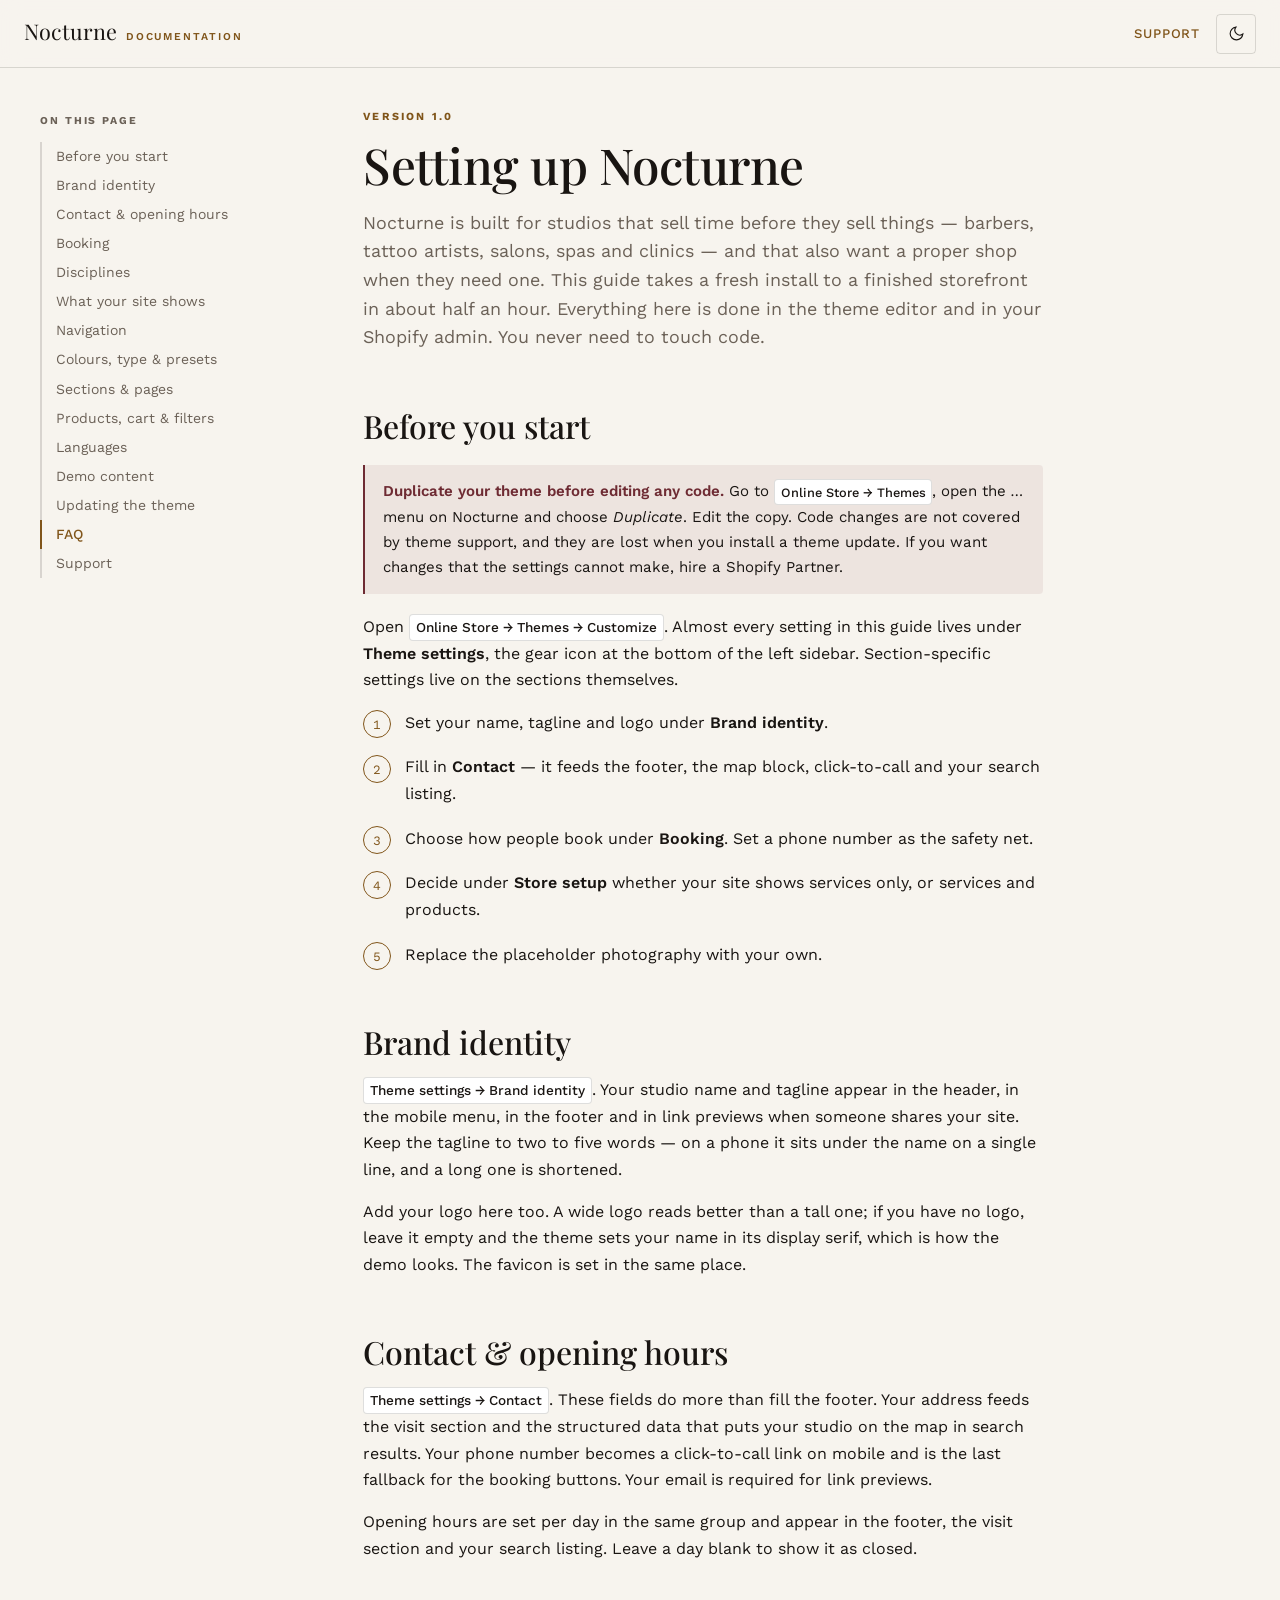
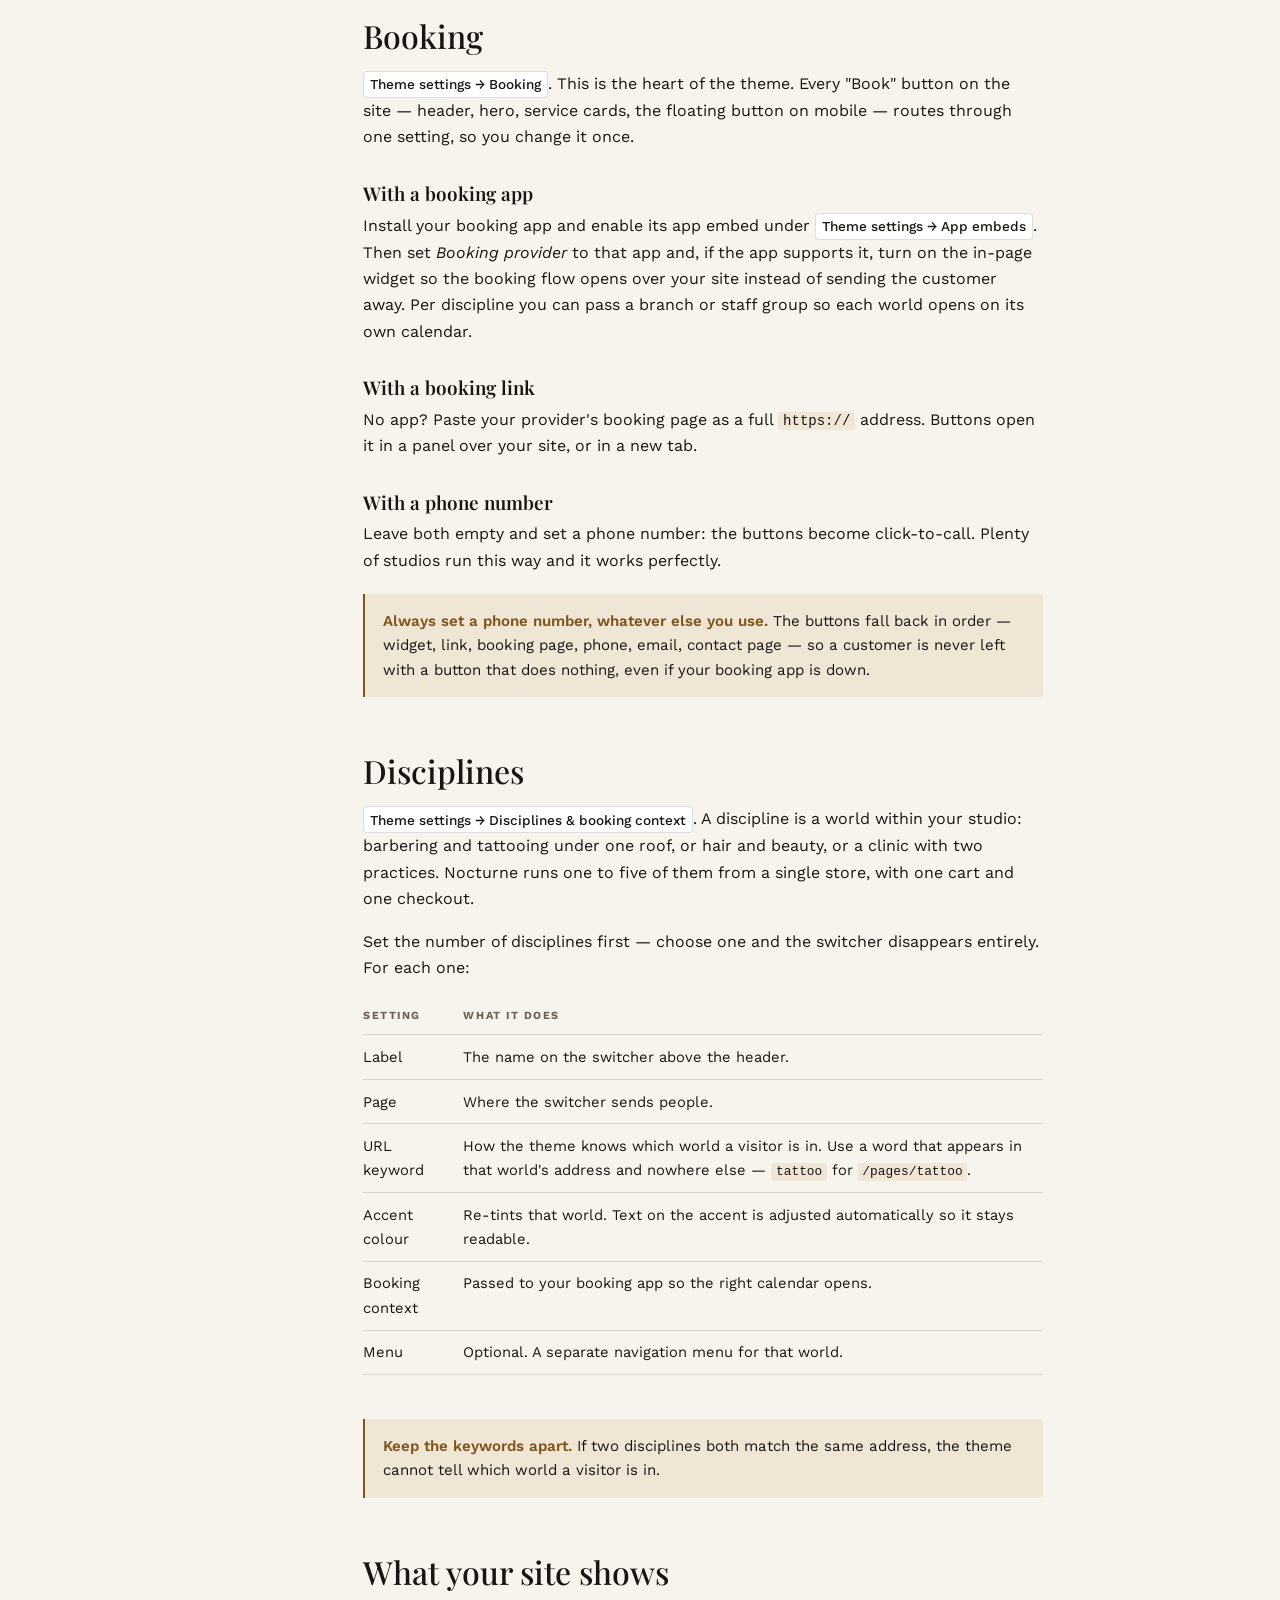
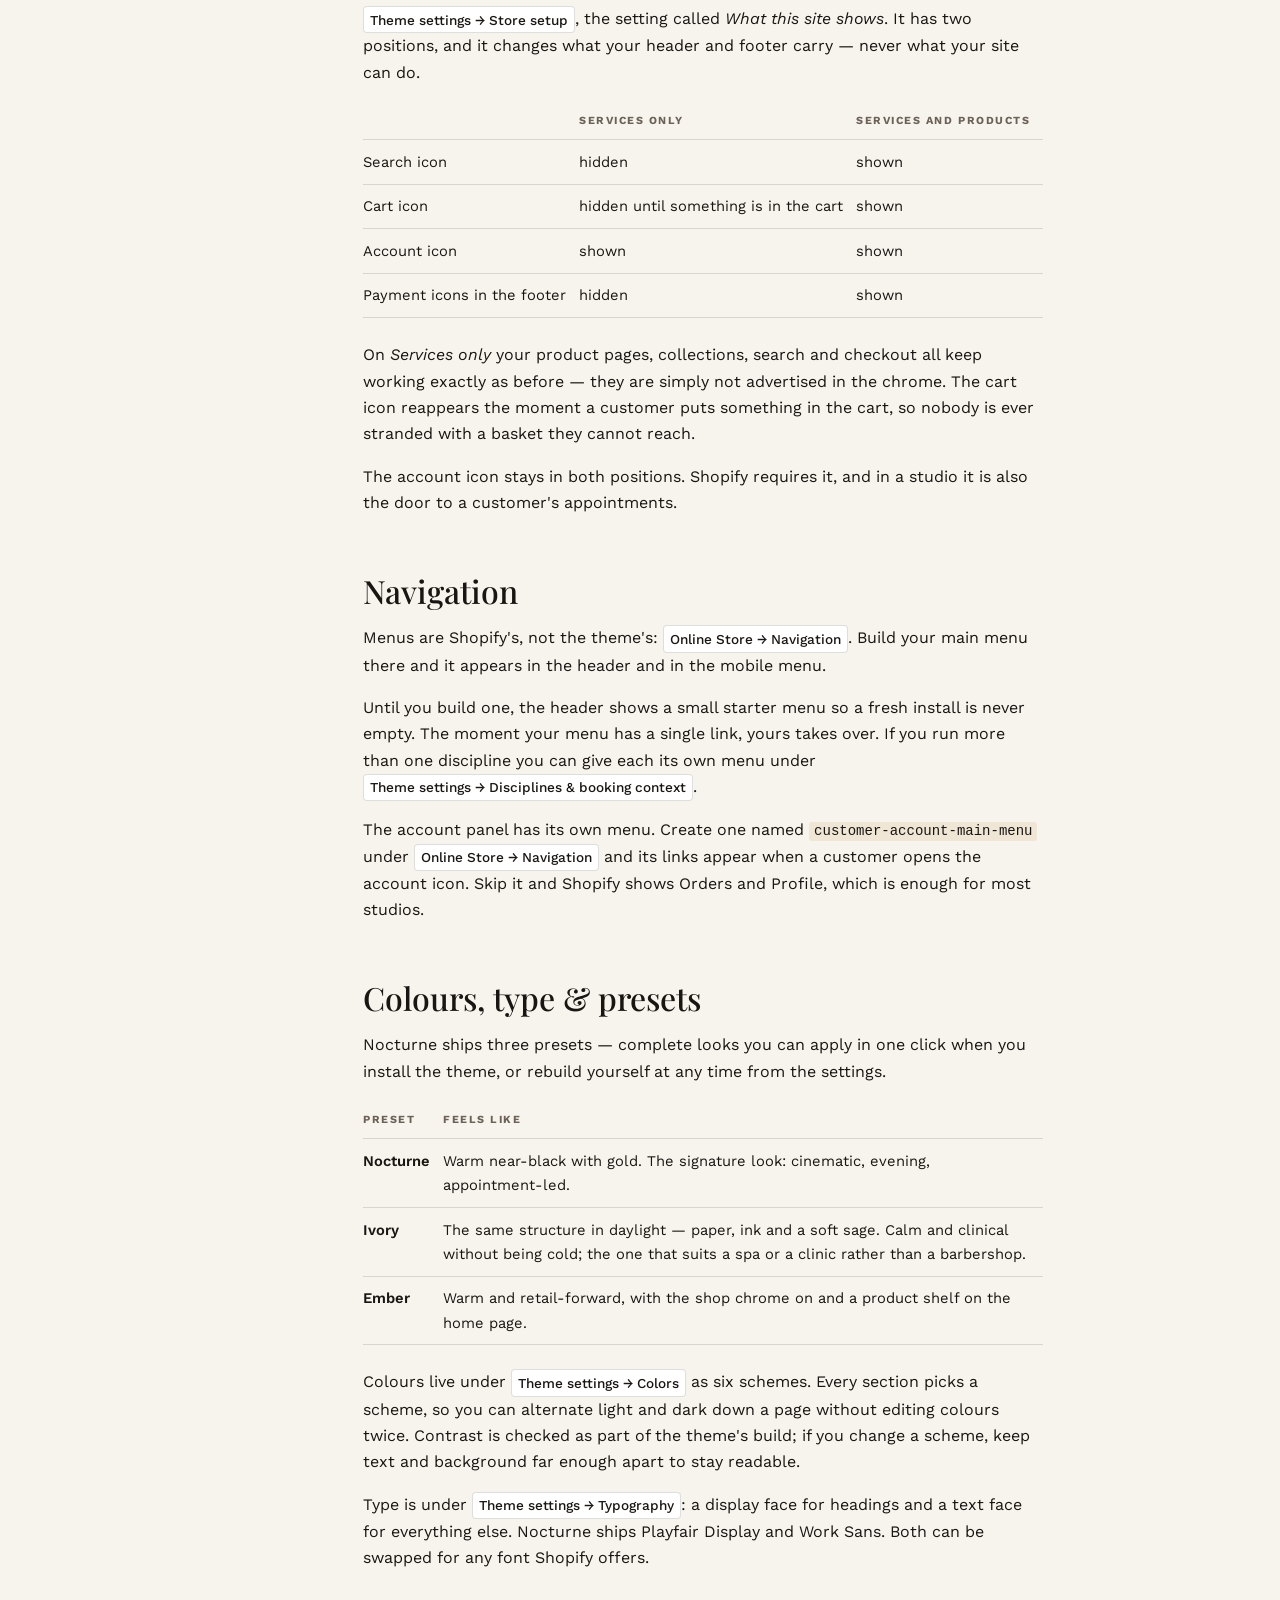
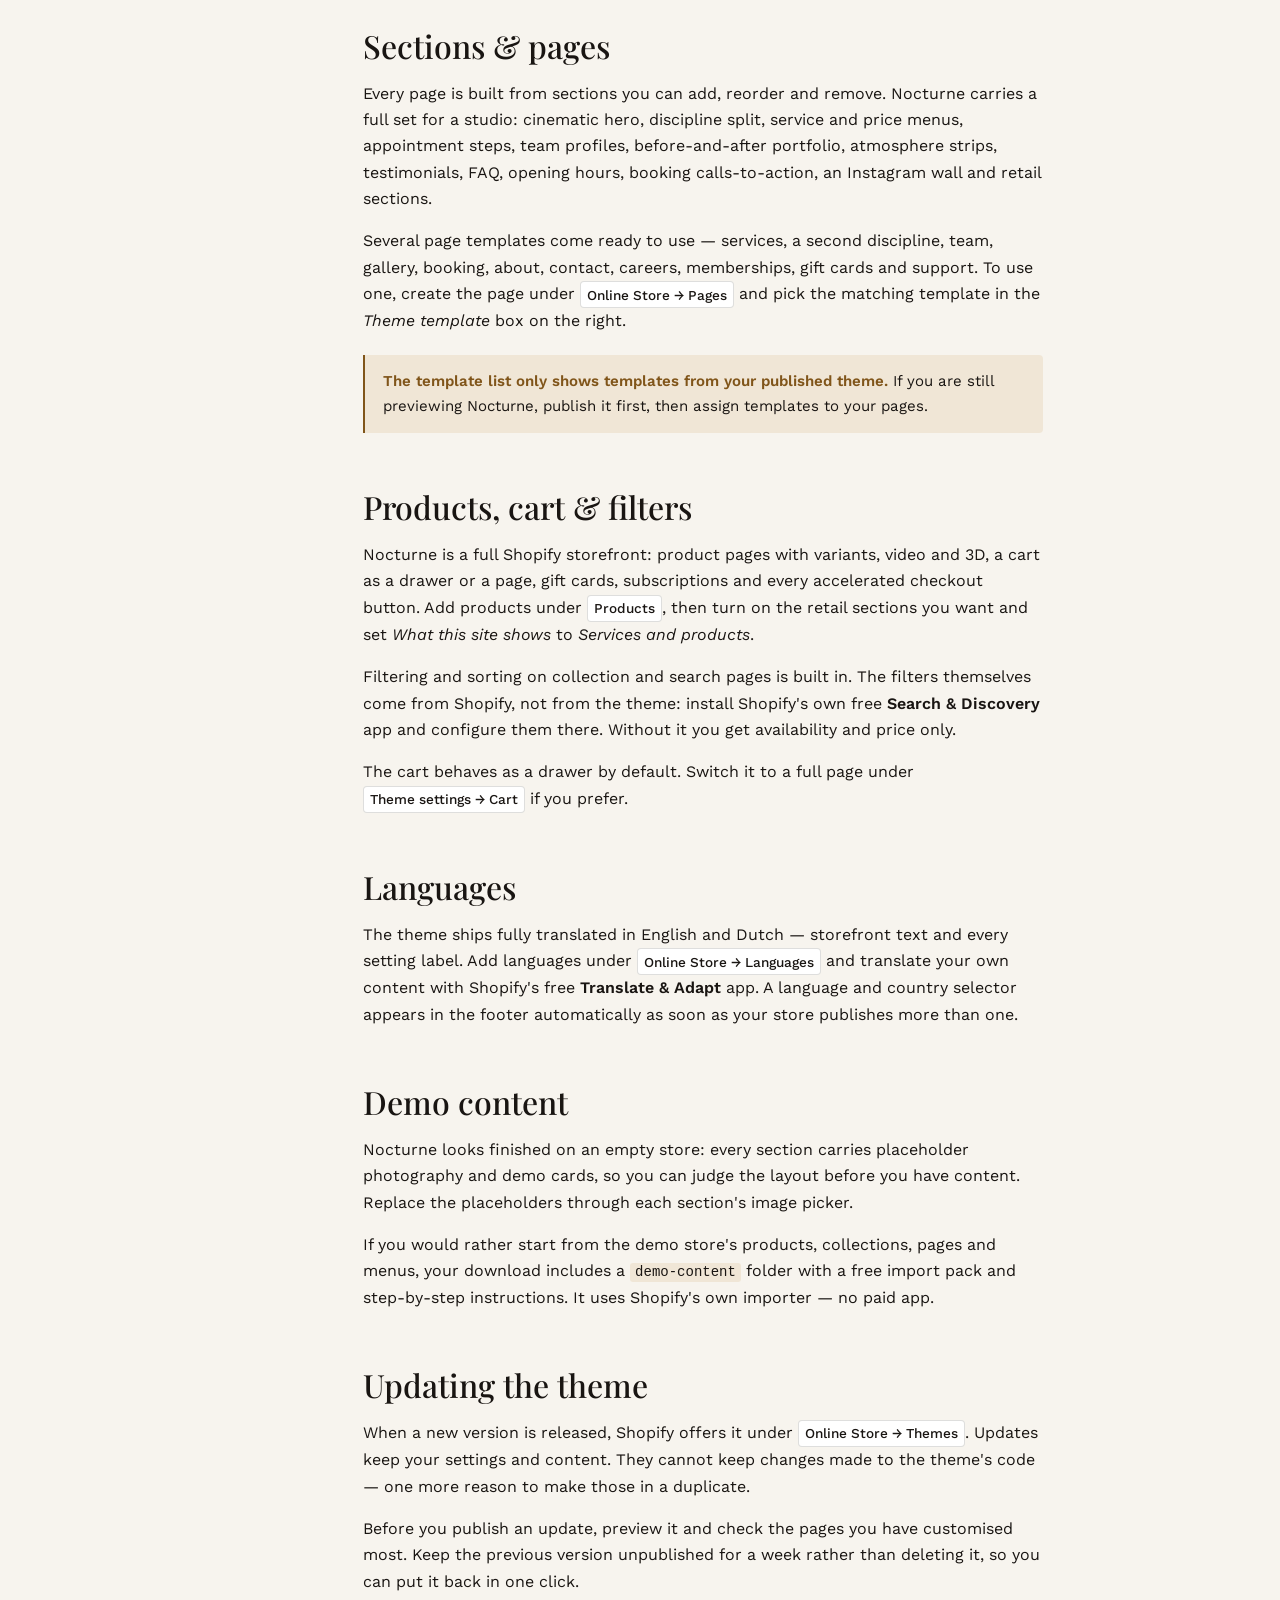
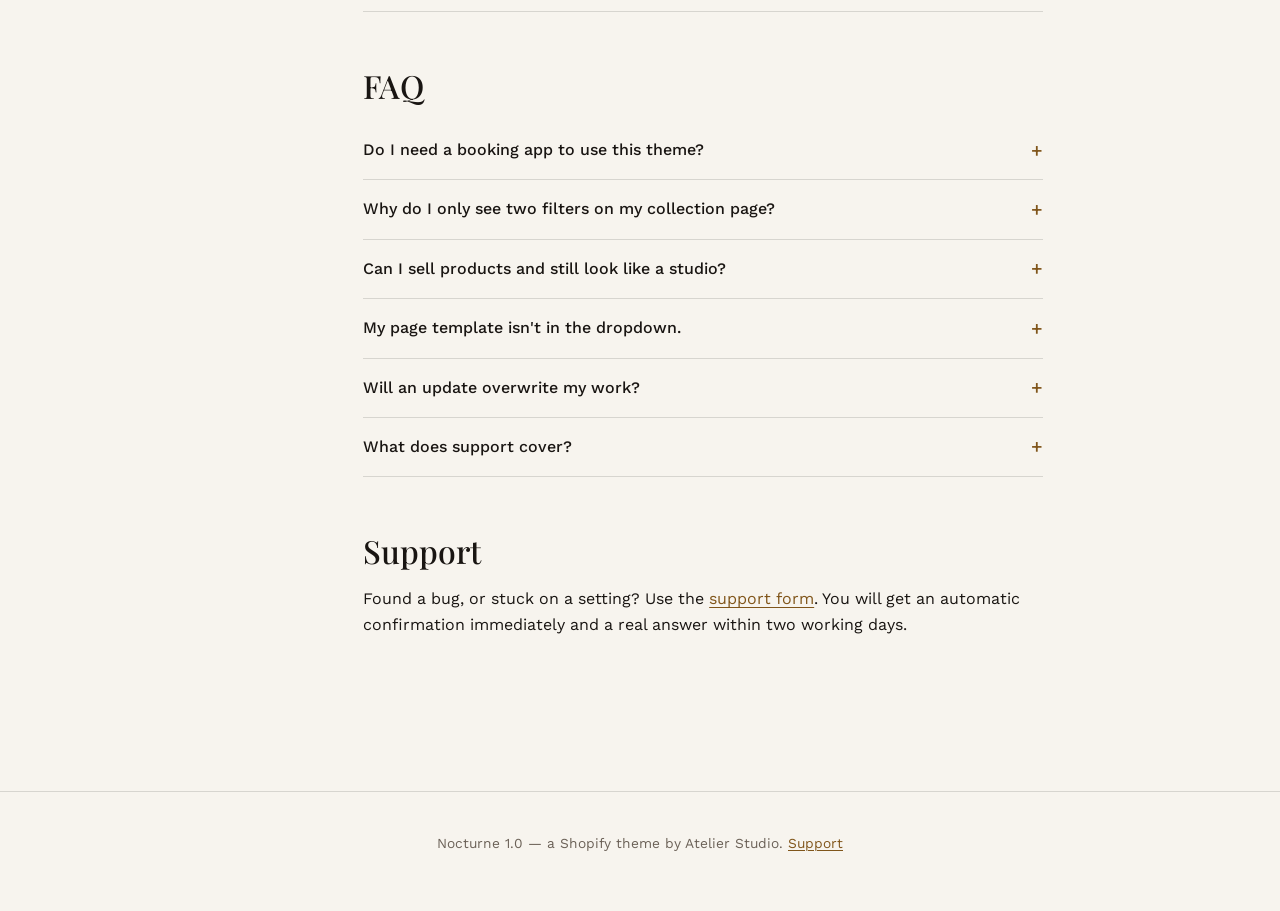
<file: index.html>
<!doctype html>
<html lang="en" data-theme-preference>
<head>
<meta charset="utf-8">
<meta name="viewport" content="width=device-width, initial-scale=1">
<title>Nocturne — theme documentation</title>
<meta name="description" content="Set up the Nocturne Shopify theme: brand, booking, disciplines, storefront mode, navigation, colour schemes, products and languages.">
<link rel="preconnect" href="https://fonts.googleapis.com">
<link rel="preconnect" href="https://fonts.gstatic.com" crossorigin>
<link rel="stylesheet" href="https://fonts.googleapis.com/css2?family=Playfair+Display:wght@400;500;600&family=Work+Sans:wght@400;500;600;700&display=swap">
<link rel="stylesheet" href="assets/docs.css">
<script>
  // Applied before paint so a chosen theme never flashes the other one.
  try {
    var saved = localStorage.getItem('nocturne-docs-theme');
    if (saved) document.documentElement.setAttribute('data-theme', saved);
  } catch (e) {}
</script>
</head>
<body>

<header class="masthead">
  <a class="masthead__mark" href="./">
    <span class="masthead__name">Nocturne</span>
    <span class="masthead__kind">Documentation</span>
  </a>
  <a class="masthead__link" href="support.html">Support</a>
  <button class="theme-toggle" type="button" data-theme-toggle aria-label="Switch between light and dark">
    <svg viewBox="0 0 24 24" fill="none" stroke="currentColor" stroke-width="1.6" aria-hidden="true">
      <path d="M21 12.8A9 9 0 1 1 11.2 3a7 7 0 0 0 9.8 9.8Z"/>
    </svg>
  </button>
</header>

<div class="layout">

  <details class="toc" data-toc open>
    <summary>On this page</summary>
    <ol>
      <li><a href="#start">Before you start</a></li>
      <li><a href="#brand">Brand identity</a></li>
      <li><a href="#contact">Contact &amp; opening hours</a></li>
      <li><a href="#booking">Booking</a></li>
      <li><a href="#disciplines">Disciplines</a></li>
      <li><a href="#storefront">What your site shows</a></li>
      <li><a href="#navigation">Navigation</a></li>
      <li><a href="#look">Colours, type &amp; presets</a></li>
      <li><a href="#sections">Sections &amp; pages</a></li>
      <li><a href="#products">Products, cart &amp; filters</a></li>
      <li><a href="#languages">Languages</a></li>
      <li><a href="#demo">Demo content</a></li>
      <li><a href="#updates">Updating the theme</a></li>
      <li><a href="#faq">FAQ</a></li>
      <li><a href="#support">Support</a></li>
    </ol>
  </details>

  <main class="content">

    <p class="eyebrow">Version 1.0</p>
    <h1>Setting up Nocturne</h1>
    <p class="lede">
      Nocturne is built for studios that sell time before they sell things — barbers, tattoo
      artists, salons, spas and clinics — and that also want a proper shop when they need one.
      This guide takes a fresh install to a finished storefront in about half an hour. Everything
      here is done in the theme editor and in your Shopify admin. You never need to touch code.
    </p>

    <section id="start">
      <h2>Before you start</h2>
      <div class="note note--caution">
        <p>
          <strong>Duplicate your theme before editing any code.</strong> Go to
          <span class="path">Online Store → Themes</span>, open the <em>…</em> menu on Nocturne and
          choose <em>Duplicate</em>. Edit the copy. Code changes are not covered by theme support,
          and they are lost when you install a theme update. If you want changes that the settings
          cannot make, hire a Shopify Partner.
        </p>
      </div>
      <p>
        Open <span class="path">Online Store → Themes → Customize</span>. Almost every setting in
        this guide lives under <strong>Theme settings</strong>, the gear icon at the bottom of the
        left sidebar. Section-specific settings live on the sections themselves.
      </p>
      <ol class="steps">
        <li>Set your name, tagline and logo under <strong>Brand identity</strong>.</li>
        <li>Fill in <strong>Contact</strong> — it feeds the footer, the map block, click-to-call and your search listing.</li>
        <li>Choose how people book under <strong>Booking</strong>. Set a phone number as the safety net.</li>
        <li>Decide under <strong>Store setup</strong> whether your site shows services only, or services and products.</li>
        <li>Replace the placeholder photography with your own.</li>
      </ol>
    </section>

    <section id="brand">
      <h2>Brand identity</h2>
      <p>
        <span class="path">Theme settings → Brand identity</span>. Your studio name and tagline
        appear in the header, in the mobile menu, in the footer and in link previews when someone
        shares your site. Keep the tagline to two to five words — on a phone it sits under the
        name on a single line, and a long one is shortened.
      </p>
      <p>
        Add your logo here too. A wide logo reads better than a tall one; if you have no logo,
        leave it empty and the theme sets your name in its display serif, which is how the demo
        looks. The favicon is set in the same place.
      </p>
    </section>

    <section id="contact">
      <h2>Contact &amp; opening hours</h2>
      <p>
        <span class="path">Theme settings → Contact</span>. These fields do more than fill the
        footer. Your address feeds the visit section and the structured data that puts your studio
        on the map in search results. Your phone number becomes a click-to-call link on mobile and
        is the last fallback for the booking buttons. Your email is required for link previews.
      </p>
      <p>
        Opening hours are set per day in the same group and appear in the footer, the visit
        section and your search listing. Leave a day blank to show it as closed.
      </p>
    </section>

    <section id="booking">
      <h2>Booking</h2>
      <p>
        <span class="path">Theme settings → Booking</span>. This is the heart of the theme. Every
        "Book" button on the site — header, hero, service cards, the floating button on mobile —
        routes through one setting, so you change it once.
      </p>

      <h3>With a booking app</h3>
      <p>
        Install your booking app and enable its app embed under
        <span class="path">Theme settings → App embeds</span>. Then set <em>Booking provider</em> to
        that app and, if the app supports it, turn on the in-page widget so the booking flow opens
        over your site instead of sending the customer away. Per discipline you can pass a branch
        or staff group so each world opens on its own calendar.
      </p>

      <h3>With a booking link</h3>
      <p>
        No app? Paste your provider's booking page as a full <code>https://</code> address. Buttons
        open it in a panel over your site, or in a new tab.
      </p>

      <h3>With a phone number</h3>
      <p>
        Leave both empty and set a phone number: the buttons become click-to-call. Plenty of
        studios run this way and it works perfectly.
      </p>

      <div class="note">
        <p>
          <strong>Always set a phone number, whatever else you use.</strong> The buttons fall back
          in order — widget, link, booking page, phone, email, contact page — so a customer is
          never left with a button that does nothing, even if your booking app is down.
        </p>
      </div>
    </section>

    <section id="disciplines">
      <h2>Disciplines</h2>
      <p>
        <span class="path">Theme settings → Disciplines &amp; booking context</span>. A discipline
        is a world within your studio: barbering and tattooing under one roof, or hair and beauty,
        or a clinic with two practices. Nocturne runs one to five of them from a single store, with
        one cart and one checkout.
      </p>
      <p>Set the number of disciplines first — choose one and the switcher disappears entirely. For each one:</p>
      <div class="table-scroll">
        <table>
          <thead><tr><th>Setting</th><th>What it does</th></tr></thead>
          <tbody>
            <tr><td>Label</td><td>The name on the switcher above the header.</td></tr>
            <tr><td>Page</td><td>Where the switcher sends people.</td></tr>
            <tr><td>URL keyword</td><td>How the theme knows which world a visitor is in. Use a word that appears in that world's address and nowhere else — <code>tattoo</code> for <code>/pages/tattoo</code>.</td></tr>
            <tr><td>Accent colour</td><td>Re-tints that world. Text on the accent is adjusted automatically so it stays readable.</td></tr>
            <tr><td>Booking context</td><td>Passed to your booking app so the right calendar opens.</td></tr>
            <tr><td>Menu</td><td>Optional. A separate navigation menu for that world.</td></tr>
          </tbody>
        </table>
      </div>
      <div class="note">
        <p><strong>Keep the keywords apart.</strong> If two disciplines both match the same address, the theme cannot tell which world a visitor is in.</p>
      </div>
    </section>

    <section id="storefront">
      <h2>What your site shows</h2>
      <p>
        <span class="path">Theme settings → Store setup</span>, the setting called
        <em>What this site shows</em>. It has two positions, and it changes what your header and
        footer carry — never what your site can do.
      </p>
      <div class="table-scroll">
        <table>
          <thead><tr><th></th><th>Services only</th><th>Services and products</th></tr></thead>
          <tbody>
            <tr><td>Search icon</td><td>hidden</td><td>shown</td></tr>
            <tr><td>Cart icon</td><td>hidden until something is in the cart</td><td>shown</td></tr>
            <tr><td>Account icon</td><td>shown</td><td>shown</td></tr>
            <tr><td>Payment icons in the footer</td><td>hidden</td><td>shown</td></tr>
          </tbody>
        </table>
      </div>
      <p>
        On <em>Services only</em> your product pages, collections, search and checkout all keep
        working exactly as before — they are simply not advertised in the chrome. The cart icon
        reappears the moment a customer puts something in the cart, so nobody is ever stranded
        with a basket they cannot reach.
      </p>
      <p>
        The account icon stays in both positions. Shopify requires it, and in a studio it is also
        the door to a customer's appointments.
      </p>
    </section>

    <section id="navigation">
      <h2>Navigation</h2>
      <p>
        Menus are Shopify's, not the theme's: <span class="path">Online Store → Navigation</span>.
        Build your main menu there and it appears in the header and in the mobile menu.
      </p>
      <p>
        Until you build one, the header shows a small starter menu so a fresh install is never
        empty. The moment your menu has a single link, yours takes over. If you run more than one
        discipline you can give each its own menu under
        <span class="path">Theme settings → Disciplines &amp; booking context</span>.
      </p>
      <p>
        The account panel has its own menu. Create one named
        <code>customer-account-main-menu</code> under
        <span class="path">Online Store → Navigation</span> and its links appear when a customer
        opens the account icon. Skip it and Shopify shows Orders and Profile, which is enough for
        most studios.
      </p>
    </section>

    <section id="look">
      <h2>Colours, type &amp; presets</h2>
      <p>
        Nocturne ships three presets — complete looks you can apply in one click when you install
        the theme, or rebuild yourself at any time from the settings.
      </p>
      <div class="table-scroll">
        <table>
          <thead><tr><th>Preset</th><th>Feels like</th></tr></thead>
          <tbody>
            <tr><td><strong>Nocturne</strong></td><td>Warm near-black with gold. The signature look: cinematic, evening, appointment-led.</td></tr>
            <tr><td><strong>Ivory</strong></td><td>The same structure in daylight — paper, ink and a soft sage. Calm and clinical without being cold; the one that suits a spa or a clinic rather than a barbershop.</td></tr>
            <tr><td><strong>Ember</strong></td><td>Warm and retail-forward, with the shop chrome on and a product shelf on the home page.</td></tr>
          </tbody>
        </table>
      </div>
      <p>
        Colours live under <span class="path">Theme settings → Colors</span> as six schemes. Every
        section picks a scheme, so you can alternate light and dark down a page without editing
        colours twice. Contrast is checked as part of the theme's build; if you change a scheme,
        keep text and background far enough apart to stay readable.
      </p>
      <p>
        Type is under <span class="path">Theme settings → Typography</span>: a display face for
        headings and a text face for everything else. Nocturne ships Playfair Display and Work
        Sans. Both can be swapped for any font Shopify offers.
      </p>
    </section>

    <section id="sections">
      <h2>Sections &amp; pages</h2>
      <p>
        Every page is built from sections you can add, reorder and remove. Nocturne carries a full
        set for a studio: cinematic hero, discipline split, service and price menus, appointment
        steps, team profiles, before-and-after portfolio, atmosphere strips, testimonials, FAQ,
        opening hours, booking calls-to-action, an Instagram wall and retail sections.
      </p>
      <p>
        Several page templates come ready to use — services, a second discipline, team, gallery,
        booking, about, contact, careers, memberships, gift cards and support. To use one, create
        the page under <span class="path">Online Store → Pages</span> and pick the matching
        template in the <em>Theme template</em> box on the right.
      </p>
      <div class="note">
        <p>
          <strong>The template list only shows templates from your published theme.</strong> If you
          are still previewing Nocturne, publish it first, then assign templates to your pages.
        </p>
      </div>
    </section>

    <section id="products">
      <h2>Products, cart &amp; filters</h2>
      <p>
        Nocturne is a full Shopify storefront: product pages with variants, video and 3D, a cart
        as a drawer or a page, gift cards, subscriptions and every accelerated checkout button.
        Add products under <span class="path">Products</span>, then turn on the retail sections you
        want and set <em>What this site shows</em> to <em>Services and products</em>.
      </p>
      <p>
        Filtering and sorting on collection and search pages is built in. The filters themselves
        come from Shopify, not from the theme: install Shopify's own free
        <strong>Search &amp; Discovery</strong> app and configure them there. Without it you get
        availability and price only.
      </p>
      <p>
        The cart behaves as a drawer by default. Switch it to a full page under
        <span class="path">Theme settings → Cart</span> if you prefer.
      </p>
    </section>

    <section id="languages">
      <h2>Languages</h2>
      <p>
        The theme ships fully translated in English and Dutch — storefront text and every setting
        label. Add languages under <span class="path">Online Store → Languages</span> and translate
        your own content with Shopify's free <strong>Translate &amp; Adapt</strong> app. A language
        and country selector appears in the footer automatically as soon as your store publishes
        more than one.
      </p>
    </section>

    <section id="demo">
      <h2>Demo content</h2>
      <p>
        Nocturne looks finished on an empty store: every section carries placeholder photography
        and demo cards, so you can judge the layout before you have content. Replace the
        placeholders through each section's image picker.
      </p>
      <p>
        If you would rather start from the demo store's products, collections, pages and menus,
        your download includes a <code>demo-content</code> folder with a free import pack and
        step-by-step instructions. It uses Shopify's own importer — no paid app.
      </p>
    </section>

    <section id="updates">
      <h2>Updating the theme</h2>
      <p>
        When a new version is released, Shopify offers it under
        <span class="path">Online Store → Themes</span>. Updates keep your settings and content.
        They cannot keep changes made to the theme's code — one more reason to make those in a
        duplicate.
      </p>
      <p>
        Before you publish an update, preview it and check the pages you have customised most.
        Keep the previous version unpublished for a week rather than deleting it, so you can put
        it back in one click.
      </p>
    </section>

    <section id="faq" class="faq">
      <h2>FAQ</h2>

      <details>
        <summary>Do I need a booking app to use this theme?</summary>
        <p>
          No. The theme works with a booking app, with a link to any booking provider, or with
          nothing but a phone number. It never depends on one particular app.
        </p>
      </details>

      <details>
        <summary>Why do I only see two filters on my collection page?</summary>
        <p>
          Filters come from Shopify, not from the theme. Install Shopify's free
          <strong>Search &amp; Discovery</strong> app and add the filters you want there; they
          appear on your storefront immediately.
        </p>
      </details>

      <details>
        <summary>Can I sell products and still look like a studio?</summary>
        <p>
          That is what <em>What this site shows</em> is for. On <em>Services only</em> the header
          drops its shop icons while your products, collections and checkout keep working. Switch
          to <em>Services and products</em> when you want the shop out front.
        </p>
      </details>

      <details>
        <summary>My page template isn't in the dropdown.</summary>
        <p>
          Shopify only lists templates from the theme that is currently published. Publish Nocturne
          first, then assign the template to your page.
        </p>
      </details>

      <details>
        <summary>Will an update overwrite my work?</summary>
        <p>
          Your settings, content and images are kept. Changes made directly to the theme's code are
          not — make those in a duplicate of the theme.
        </p>
      </details>

      <details>
        <summary>What does support cover?</summary>
        <p>
          Bugs in the theme, and questions about how to use it. It does not cover custom code,
          third-party apps, or design work on your store — for those, a Shopify Partner is the
          right help. See the <a href="support.html">support page</a>.
        </p>
      </details>
    </section>

    <section id="support">
      <h2>Support</h2>
      <p>
        Found a bug, or stuck on a setting? Use the
        <a href="support.html">support form</a>. You will get an automatic confirmation
        immediately and a real answer within two working days.
      </p>
    </section>

  </main>
</div>

<footer class="footer">
  <p>Nocturne 1.0 — a Shopify theme by Atelier Studio. <a href="support.html">Support</a></p>
</footer>

<script>
  // Theme toggle. The button flips the stamp the stylesheet keys off; without a
  // stamp the page follows the reader's system setting, which is the default.
  (function () {
    // Ships open so a no-JS desktop keeps its contents list; folded away here
    // only where it would otherwise push the article off the screen.
    var toc = document.querySelector('[data-toc]');
    if (toc && window.matchMedia('(max-width: 899px)').matches) toc.open = false;

    var root = document.documentElement;
    var button = document.querySelector('[data-theme-toggle]');
    button.addEventListener('click', function () {
      var dark = window.matchMedia('(prefers-color-scheme: dark)').matches;
      var current = root.getAttribute('data-theme') || (dark ? 'dark' : 'light');
      var next = current === 'dark' ? 'light' : 'dark';
      root.setAttribute('data-theme', next);
      try { localStorage.setItem('nocturne-docs-theme', next); } catch (e) {}
    });

    // Mark the section being read in the table of contents.
    var links = [].slice.call(document.querySelectorAll('.toc a'));
    var sections = links
      .map(function (a) { return document.querySelector(a.getAttribute('href')); })
      .filter(Boolean);
    if (!('IntersectionObserver' in window) || !sections.length) return;
    var observer = new IntersectionObserver(function (entries) {
      entries.forEach(function (entry) {
        if (!entry.isIntersecting) return;
        links.forEach(function (a) {
          a.setAttribute('aria-current', a.getAttribute('href') === '#' + entry.target.id ? 'true' : 'false');
        });
      });
    }, { rootMargin: '-20% 0px -70% 0px' });
    sections.forEach(function (section) { observer.observe(section); });
  })();
</script>

</body>
</html>
</file>
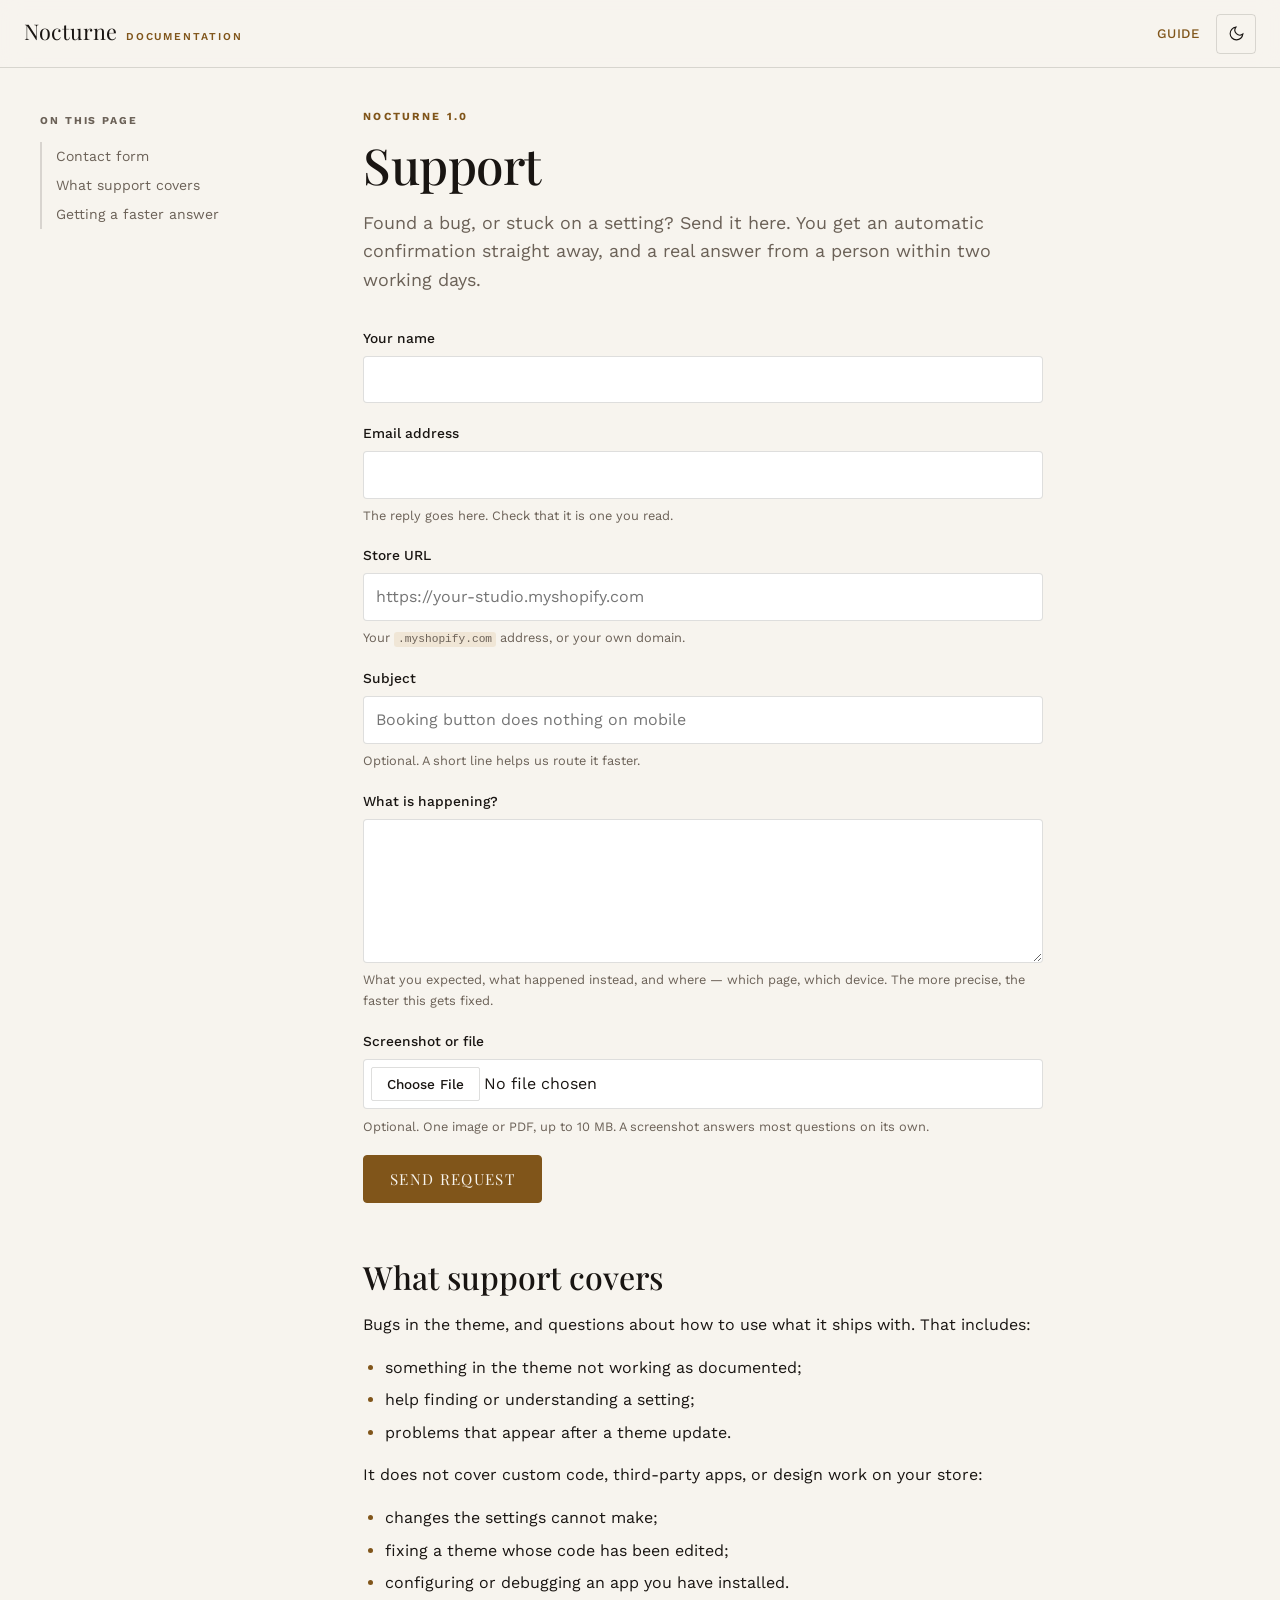
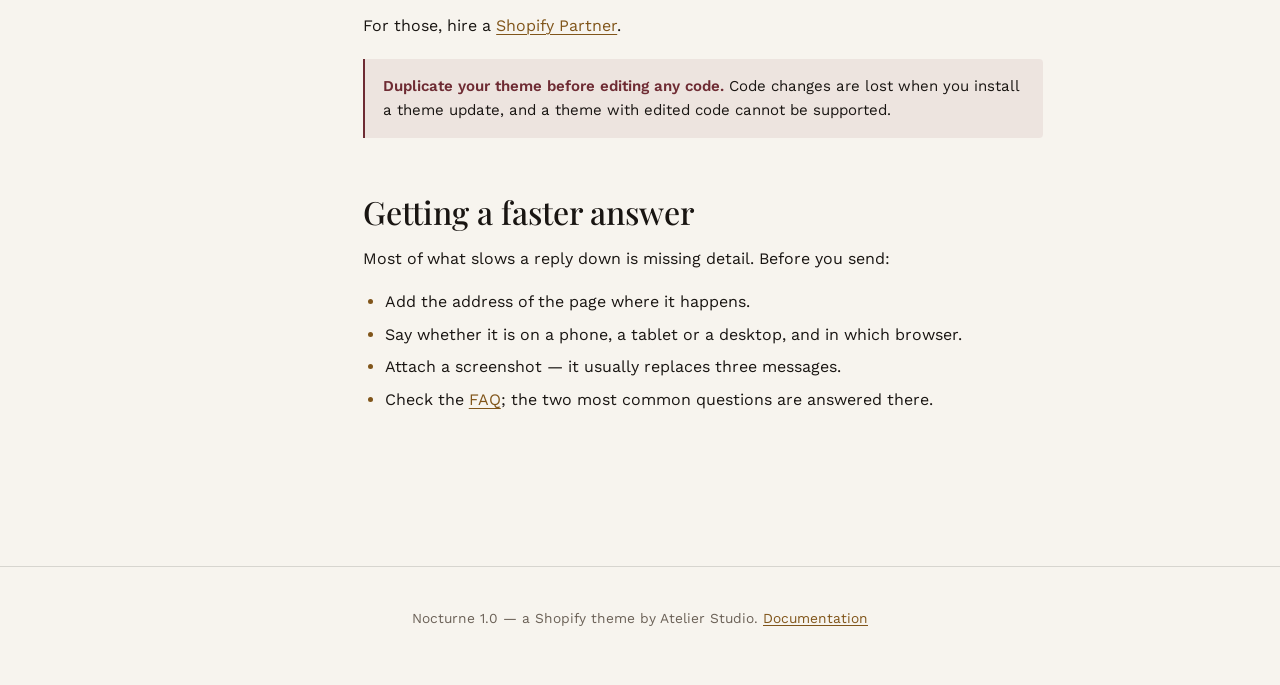
<file: support.html>
<!doctype html>
<html lang="en">
<head>
<meta charset="utf-8">
<meta name="viewport" content="width=device-width, initial-scale=1">
<title>Nocturne — support</title>
<meta name="description" content="Report a bug or ask a question about the Nocturne Shopify theme. Answered within two working days.">
<link rel="preconnect" href="https://fonts.googleapis.com">
<link rel="preconnect" href="https://fonts.gstatic.com" crossorigin>
<link rel="stylesheet" href="https://fonts.googleapis.com/css2?family=Playfair+Display:wght@400;500;600&family=Work+Sans:wght@400;500;600;700&display=swap">
<link rel="stylesheet" href="assets/docs.css">
<script>
  try {
    var saved = localStorage.getItem('nocturne-docs-theme');
    if (saved) document.documentElement.setAttribute('data-theme', saved);
  } catch (e) {}
</script>
</head>
<body>

<header class="masthead">
  <a class="masthead__mark" href="./">
    <span class="masthead__name">Nocturne</span>
    <span class="masthead__kind">Documentation</span>
  </a>
  <a class="masthead__link" href="./">Guide</a>
  <button class="theme-toggle" type="button" data-theme-toggle aria-label="Switch between light and dark">
    <svg viewBox="0 0 24 24" fill="none" stroke="currentColor" stroke-width="1.6" aria-hidden="true">
      <path d="M21 12.8A9 9 0 1 1 11.2 3a7 7 0 0 0 9.8 9.8Z"/>
    </svg>
  </button>
</header>

<div class="layout">
  <details class="toc" data-toc open>
    <summary>On this page</summary>
    <ol>
      <li><a href="#form">Contact form</a></li>
      <li><a href="#covers">What support covers</a></li>
      <li><a href="#faster">Getting a faster answer</a></li>
    </ol>
  </details>

  <main class="content">
    <p class="eyebrow">Nocturne 1.0</p>
    <h1>Support</h1>
    <p class="lede">
      Found a bug, or stuck on a setting? Send it here. You get an automatic confirmation
      straight away, and a real answer from a person within two working days.
    </p>

    <section id="form">
      <form id="support-form" novalidate>
        <div class="field">
          <label for="name">Your name</label>
          <input id="name" name="name" type="text" autocomplete="name" required>
        </div>

        <div class="field">
          <label for="email">Email address</label>
          <input id="email" name="email" type="email" autocomplete="email" required>
          <span class="hint">The reply goes here. Check that it is one you read.</span>
        </div>

        <div class="field">
          <label for="storeUrl">Store URL</label>
          <input id="storeUrl" name="storeUrl" type="url" placeholder="https://your-studio.myshopify.com" required>
          <span class="hint">Your <code>.myshopify.com</code> address, or your own domain.</span>
        </div>

        <div class="field">
          <label for="subject">Subject</label>
          <input id="subject" name="subject" type="text" placeholder="Booking button does nothing on mobile">
          <span class="hint">Optional. A short line helps us route it faster.</span>
        </div>

        <div class="field">
          <label for="message">What is happening?</label>
          <textarea id="message" name="message" required></textarea>
          <span class="hint">
            What you expected, what happened instead, and where — which page, which device. The
            more precise, the faster this gets fixed.
          </span>
        </div>

        <div class="field">
          <label for="attachment">Screenshot or file</label>
          <input id="attachment" name="attachment" type="file" accept="image/png,image/jpeg,image/webp,image/gif,application/pdf">
          <span class="hint">Optional. One image or PDF, up to 10 MB. A screenshot answers most questions on its own.</span>
        </div>

        <p class="honeypot" aria-hidden="true">
          <label for="company">Company</label>
          <input id="company" name="company" type="text" tabindex="-1" autocomplete="off">
        </p>

        <input type="hidden" name="theme" value="Nocturne 1.0">

        <button class="button" type="submit" data-submit>Send request</button>
        <p class="form-status" id="form-status" role="status" aria-live="polite"></p>
      </form>
    </section>

    <section id="covers">
      <h2>What support covers</h2>
      <p>Bugs in the theme, and questions about how to use what it ships with. That includes:</p>
      <ul>
        <li>something in the theme not working as documented;</li>
        <li>help finding or understanding a setting;</li>
        <li>problems that appear after a theme update.</li>
      </ul>
      <p>It does not cover custom code, third-party apps, or design work on your store:</p>
      <ul>
        <li>changes the settings cannot make;</li>
        <li>fixing a theme whose code has been edited;</li>
        <li>configuring or debugging an app you have installed.</li>
      </ul>
      <p>
        For those, hire a <a href="https://www.shopify.com/partners/directory" rel="nofollow">Shopify Partner</a>.
      </p>
      <div class="note note--caution">
        <p>
          <strong>Duplicate your theme before editing any code.</strong> Code changes are lost when
          you install a theme update, and a theme with edited code cannot be supported.
        </p>
      </div>
    </section>

    <section id="faster">
      <h2>Getting a faster answer</h2>
      <p>Most of what slows a reply down is missing detail. Before you send:</p>
      <ul>
        <li>Add the address of the page where it happens.</li>
        <li>Say whether it is on a phone, a tablet or a desktop, and in which browser.</li>
        <li>Attach a screenshot — it usually replaces three messages.</li>
        <li>Check the <a href="./#faq">FAQ</a>; the two most common questions are answered there.</li>
      </ul>
    </section>
  </main>
</div>

<footer class="footer">
  <p>Nocturne 1.0 — a Shopify theme by Atelier Studio. <a href="./">Documentation</a></p>
</footer>

<script>
  (function () {
    var toc = document.querySelector('[data-toc]');
    if (toc && window.matchMedia('(max-width: 899px)').matches) toc.open = false;

    var root = document.documentElement;
    document.querySelector('[data-theme-toggle]').addEventListener('click', function () {
      var dark = window.matchMedia('(prefers-color-scheme: dark)').matches;
      var current = root.getAttribute('data-theme') || (dark ? 'dark' : 'light');
      var next = current === 'dark' ? 'light' : 'dark';
      root.setAttribute('data-theme', next);
      try { localStorage.setItem('nocturne-docs-theme', next); } catch (e) {}
    });
  })();

  // Set both at deploy time — see support-worker/README.md. The endpoint is the
  // Worker's public URL; the fallback address is only ever shown if the Worker
  // itself is unreachable, so a merchant is never left with a dead form.
  var SUPPORT_ENDPOINT = 'https://nocturne-support.floriandelange12.workers.dev/ticket';
  var SUPPORT_FALLBACK_EMAIL = '';  // set only if the Worker ever needs a bypass
  var MAX_BYTES = 10 * 1024 * 1024;

  (function () {
    var form = document.getElementById('support-form');
    var status = document.getElementById('form-status');
    var button = form.querySelector('[data-submit]');

    function say(state, text) {
      status.dataset.state = state;
      status.textContent = text;
    }

    // Until the Worker is deployed the form has nowhere to post. Say so and
    // disable it, rather than accepting a message and dropping it — a support
    // form that silently loses a request is worse than one that admits it is
    // not open yet.
    if (SUPPORT_ENDPOINT.indexOf('REPLACE-ME') !== -1) {
      button.disabled = true;
      button.textContent = 'Not open yet';
      say('error', 'This form is being connected and cannot take messages yet. Everything about setting the theme up is in the guide.');
      return;
    }

    form.addEventListener('submit', async function (event) {
      event.preventDefault();

      // Browser validation first, so the messages are the ones the reader's own
      // browser writes in their own language.
      if (!form.reportValidity()) return;

      var file = form.attachment.files[0];
      if (file && file.size > MAX_BYTES) {
        say('error', 'That file is larger than 10 MB. Send a screenshot, or a link to the file instead.');
        return;
      }

      button.disabled = true;
      say('', 'Sending…');

      try {
        var response = await fetch(SUPPORT_ENDPOINT, { method: 'POST', body: new FormData(form) });
        var body = await response.json().catch(function () { return {}; });
        if (!response.ok) throw new Error(body.error || ('HTTP ' + response.status));
        form.reset();
        say('ok', 'Received — reference ' + (body.reference || 'sent') + '. Check your inbox for the confirmation; a person replies within two working days.');
      } catch (error) {
        say(
          'error',
          'That did not send (' + error.message + '). ' +
            (SUPPORT_FALLBACK_EMAIL
              ? 'Email ' + SUPPORT_FALLBACK_EMAIL + ' and we will pick it up there.'
              : 'Please try again in a minute — what you typed is still here.')
        );
      } finally {
        button.disabled = false;
      }
    });
  })();
</script>

</body>
</html>
</file>
<file: assets/docs.css>
/*
 * Nocturne documentation — house style.
 *
 * The theme ships Playfair Display + Work Sans and a warm near-black ground with
 * a gold brand. The documentation uses the same two faces and the same palette
 * on purpose: a merchant who has just bought the theme should recognise where
 * they are, and Shopify's own requirement is that the documentation reads
 * consistently with the theme settings.
 *
 * Light values live on bare :root so the un-stamped "system" state resolves;
 * dark is redefined once for prefers-color-scheme and once for the explicit
 * toggle, so neither can strand the other's text on the wrong ground.
 */

:root {
  --ground: #f7f4ee;
  --surface: #ffffff;
  --surface-sunken: #efe9df;
  --ink: #191512;
  --ink-muted: #6b6157;
  /* The theme's own AA-safe gold for text on a light surface. */
  --gold: #80551a;
  --gold-strong: #6a4515;
  --gold-wash: rgba(184, 134, 45, 0.12);
  --line: rgba(25, 21, 18, 0.14);
  --note: #6e2b33;
  --note-wash: rgba(110, 43, 51, 0.08);
  --shadow: 0 1px 2px rgba(25, 21, 18, 0.05), 0 8px 24px rgba(25, 21, 18, 0.06);

  --measure: 68ch;
  --sidebar: 17rem;
  --radius: 4px;
  --step: clamp(1rem, 0.6rem + 1.4vw, 1.5rem);
}

@media (prefers-color-scheme: dark) {
  :root:not([data-theme='light']) {
    --ground: #0e0e10;
    --surface: #17130f;
    --surface-sunken: #121010;
    --ink: #f4efe6;
    --ink-muted: #b7aa94;
    --gold: #c78a2f;
    --gold-strong: #d9a04b;
    --gold-wash: rgba(199, 138, 47, 0.13);
    --line: rgba(244, 239, 230, 0.13);
    --note: #d99aa2;
    --note-wash: rgba(110, 43, 51, 0.22);
    --shadow: 0 1px 2px rgba(0, 0, 0, 0.4), 0 12px 32px rgba(0, 0, 0, 0.35);
  }
}

:root[data-theme='dark'] {
  --ground: #0e0e10;
  --surface: #17130f;
  --surface-sunken: #121010;
  --ink: #f4efe6;
  --ink-muted: #b7aa94;
  --gold: #c78a2f;
  --gold-strong: #d9a04b;
  --gold-wash: rgba(199, 138, 47, 0.13);
  --line: rgba(244, 239, 230, 0.13);
  --note: #d99aa2;
  --note-wash: rgba(110, 43, 51, 0.22);
  --shadow: 0 1px 2px rgba(0, 0, 0, 0.4), 0 12px 32px rgba(0, 0, 0, 0.35);
}

*,
*::before,
*::after { box-sizing: border-box; }

html { scroll-behavior: smooth; }
@media (prefers-reduced-motion: reduce) {
  html { scroll-behavior: auto; }
  *, *::before, *::after { animation-duration: 0.01ms !important; transition-duration: 0.01ms !important; }
}

body {
  margin: 0;
  background: var(--ground);
  color: var(--ink);
  font-family: 'Work Sans', -apple-system, BlinkMacSystemFont, 'Segoe UI', Roboto, sans-serif;
  font-size: 1rem;
  line-height: 1.65;
  -webkit-font-smoothing: antialiased;
}

h1, h2, h3, h4 {
  font-family: 'Playfair Display', Georgia, 'Times New Roman', serif;
  font-weight: 500;
  line-height: 1.15;
  text-wrap: balance;
  margin: 0;
}

h1 { font-size: clamp(2.1rem, 1.4rem + 2.6vw, 3.1rem); letter-spacing: -0.01em; }
h2 { font-size: clamp(1.5rem, 1.15rem + 1.3vw, 2rem); margin-block: 3.5rem 1rem; }
h3 { font-size: 1.18rem; font-weight: 600; margin-block: 2rem 0.5rem; }

p, ul, ol, dl { margin-block: 0 1rem; }
ul, ol { padding-inline-start: 1.35rem; }
li { margin-block-end: 0.4rem; }
li::marker { color: var(--gold); }

a { color: var(--gold); text-underline-offset: 0.18em; text-decoration-thickness: 1px; }
a:hover { color: var(--gold-strong); }
:focus-visible { outline: 2px solid var(--gold); outline-offset: 2px; border-radius: 2px; }

strong { font-weight: 600; }

code {
  font-family: ui-monospace, 'SF Mono', 'Cascadia Mono', Menlo, monospace;
  font-size: 0.875em;
  padding: 0.1em 0.35em;
  border-radius: 3px;
  background: var(--gold-wash);
  color: inherit;
}

pre {
  margin-block: 0 1.25rem;
  padding: 1rem 1.15rem;
  border: 1px solid var(--line);
  border-radius: var(--radius);
  background: var(--surface-sunken);
  overflow-x: auto;
}
pre code { background: none; padding: 0; font-size: 0.85rem; line-height: 1.6; }

/* ── Shell ─────────────────────────────────────────────────────────────── */

.masthead {
  position: sticky;
  inset-block-start: 0;
  z-index: 20;
  display: flex;
  align-items: center;
  gap: 1rem;
  padding: 0.85rem var(--step);
  border-block-end: 1px solid var(--line);
  background: color-mix(in srgb, var(--ground) 92%, transparent);
  backdrop-filter: blur(10px);
}

.masthead__mark {
  display: flex;
  align-items: baseline;
  gap: 0.55rem;
  margin-inline-end: auto;
  color: inherit;
  text-decoration: none;
}
.masthead__name {
  font-family: 'Playfair Display', Georgia, serif;
  font-size: 1.35rem;
  line-height: 1;
}
.masthead__kind {
  font-size: 0.66rem;
  font-weight: 600;
  letter-spacing: 0.18em;
  text-transform: uppercase;
  color: var(--gold);
}

.masthead__link {
  font-size: 0.82rem;
  font-weight: 500;
  letter-spacing: 0.06em;
  text-transform: uppercase;
  text-decoration: none;
}

.theme-toggle {
  display: inline-flex;
  align-items: center;
  justify-content: center;
  width: 40px;
  height: 40px;
  padding: 0;
  border: 1px solid var(--line);
  border-radius: var(--radius);
  background: transparent;
  color: inherit;
  cursor: pointer;
}
.theme-toggle:hover { border-color: var(--gold); color: var(--gold); }
.theme-toggle svg { width: 17px; height: 17px; }

.layout {
  display: grid;
  grid-template-columns: var(--sidebar) minmax(0, 1fr);
  gap: clamp(2rem, 4vw, 4rem);
  align-items: start;
  max-width: 78rem;
  margin-inline: auto;
  padding: 0 var(--step) 6rem;
}

.toc {
  position: sticky;
  inset-block-start: 4.5rem;
  max-height: calc(100dvh - 6rem);
  padding-block: 2.5rem;
  overflow-y: auto;
  font-size: 0.875rem;
}
/* A <details> so the phone can fold fifteen entries away instead of pushing the
   article a screen and a half down. It ships `open`, and the script closes it
   only on small screens — so with no JavaScript the desktop keeps its list and
   the phone keeps a long but working one. */
.toc summary {
  display: flex;
  align-items: center;
  justify-content: space-between;
  margin: 0 0 0.75rem;
  font-family: 'Work Sans', sans-serif;
  font-size: 0.66rem;
  font-weight: 700;
  letter-spacing: 0.18em;
  text-transform: uppercase;
  color: var(--ink-muted);
  cursor: default;
  list-style: none;
}
.toc summary::-webkit-details-marker { display: none; }
.toc summary::after { content: ''; }
.toc ol { list-style: none; margin: 0; padding: 0; counter-reset: toc; }
.toc li { margin: 0; }
.toc a {
  display: block;
  padding: 0.32rem 0 0.32rem 0.85rem;
  border-inline-start: 2px solid var(--line);
  color: var(--ink-muted);
  text-decoration: none;
  line-height: 1.35;
}
.toc a:hover { color: var(--ink); border-inline-start-color: var(--gold); }
.toc a[aria-current='true'] { color: var(--gold); border-inline-start-color: var(--gold); font-weight: 500; }

.content { padding-block: 2.5rem; max-width: var(--measure); }
.content > * { max-width: var(--measure); }

.lede {
  font-size: 1.12rem;
  line-height: 1.6;
  color: var(--ink-muted);
  margin-block: 1rem 2rem;
}

section[id] { scroll-margin-block-start: 5rem; }

/* ── Components ────────────────────────────────────────────────────────── */

.eyebrow {
  margin: 0 0 0.6rem;
  font-size: 0.68rem;
  font-weight: 700;
  letter-spacing: 0.2em;
  text-transform: uppercase;
  color: var(--gold);
}

/* Where to click, repeated often enough to earn its own mark. */
.path {
  display: inline-block;
  padding: 0.1em 0.45em;
  border: 1px solid var(--line);
  border-radius: var(--radius);
  background: var(--surface);
  font-size: 0.85em;
  font-weight: 500;
  white-space: nowrap;
}

.note {
  margin-block: 1.25rem;
  padding: 0.9rem 1.1rem;
  border-inline-start: 2px solid var(--gold);
  border-radius: 0 var(--radius) var(--radius) 0;
  background: var(--gold-wash);
  font-size: 0.94rem;
}
.note--caution { border-inline-start-color: var(--note); background: var(--note-wash); }
.note p:last-child { margin-block-end: 0; }
.note strong { color: var(--gold); }
.note--caution strong { color: var(--note); }

table {
  width: 100%;
  margin-block: 0 1.5rem;
  border-collapse: collapse;
  font-size: 0.92rem;
}
.table-scroll { overflow-x: auto; max-width: var(--measure); }
th, td {
  padding: 0.6rem 0.8rem 0.6rem 0;
  border-block-end: 1px solid var(--line);
  text-align: start;
  vertical-align: top;
}
th {
  font-size: 0.68rem;
  font-weight: 700;
  letter-spacing: 0.14em;
  text-transform: uppercase;
  color: var(--ink-muted);
}

/* The setup really is a sequence, so it is numbered. Nothing else is. */
.steps { counter-reset: step; list-style: none; padding: 0; }
.steps > li {
  position: relative;
  counter-increment: step;
  padding-inline-start: 2.6rem;
  margin-block-end: 1.15rem;
}
.steps > li::before {
  content: counter(step);
  position: absolute;
  inset-inline-start: 0;
  inset-block-start: 0.05rem;
  width: 1.75rem;
  height: 1.75rem;
  display: grid;
  place-content: center;
  border: 1px solid var(--gold);
  border-radius: 50%;
  color: var(--gold);
  font-size: 0.8rem;
  font-variant-numeric: tabular-nums;
}

.faq { border-block-start: 1px solid var(--line); }
.faq details { border-block-end: 1px solid var(--line); }
.faq summary {
  display: flex;
  align-items: center;
  justify-content: space-between;
  gap: 1rem;
  padding: 1rem 0;
  font-weight: 500;
  cursor: pointer;
  list-style: none;
}
.faq summary::-webkit-details-marker { display: none; }
.faq summary::after {
  content: '+';
  color: var(--gold);
  font-size: 1.2rem;
  line-height: 1;
}
.faq details[open] summary::after { content: '\2212'; }
.faq details > *:not(summary) { margin-block-end: 1rem; }

.footer {
  border-block-start: 1px solid var(--line);
  padding: 2.5rem var(--step);
  color: var(--ink-muted);
  font-size: 0.86rem;
  text-align: center;
}

/* ── Support form ──────────────────────────────────────────────────────── */

.field { display: grid; gap: 0.4rem; margin-block-end: 1.15rem; }
.field label { font-size: 0.86rem; font-weight: 500; }
.field .hint { font-size: 0.8rem; color: var(--ink-muted); }

input[type='text'],
input[type='email'],
input[type='url'],
input[type='file'],
select,
textarea {
  width: 100%;
  min-height: 44px;
  padding: 0.6rem 0.75rem;
  border: 1px solid var(--line);
  border-radius: var(--radius);
  background: var(--surface);
  color: inherit;
  font: inherit;
  /* 16px keeps iOS from zooming the page when a field takes focus. */
  font-size: max(1rem, 16px);
}
textarea { min-height: 9rem; resize: vertical; line-height: 1.55; }
input:focus-visible, select:focus-visible, textarea:focus-visible { border-color: var(--gold); }

/* The browser's own file button is the one control on this page that ignores
   everything around it — grey, system-font, and a different height from every
   field above it. ::file-selector-button is the only way in, so it gets the
   secondary treatment: the outline of a button, not a second gold one
   competing with Send. */
input[type='file'] {
  display: flex;
  align-items: center;
  gap: 0.75rem;
  padding-block: 0.45rem;
  padding-inline-start: 0.45rem;
  cursor: pointer;
}
input[type='file']::file-selector-button {
  flex: none;
  min-height: 34px;
  padding: 0 0.9rem;
  border: 1px solid var(--line);
  border-radius: calc(var(--radius) - 2px);
  background: transparent;
  color: inherit;
  font: inherit;
  font-size: 0.85rem;
  font-weight: 500;
  letter-spacing: 0.01em;
  cursor: pointer;
  transition: border-color 0.15s ease, background-color 0.15s ease;
}
input[type='file']::file-selector-button:hover { border-color: var(--gold); background: var(--gold-wash); }

.button {
  display: inline-flex;
  align-items: center;
  justify-content: center;
  gap: 0.5rem;
  min-height: 48px;
  padding: 0.7rem 1.6rem;
  border: 1px solid var(--gold);
  border-radius: var(--radius);
  background: var(--gold);
  color: var(--ground);
  font-family: 'Playfair Display', Georgia, serif;
  font-size: 0.95rem;
  letter-spacing: 0.09em;
  text-transform: uppercase;
  text-decoration: none;
  cursor: pointer;
}
.button:hover { background: var(--gold-strong); border-color: var(--gold-strong); color: var(--ground); }
.button[disabled] { opacity: 0.55; cursor: progress; }

.honeypot { position: absolute; left: -9999px; width: 1px; height: 1px; overflow: hidden; }

.form-status { margin-block-start: 1rem; font-size: 0.92rem; }
.form-status[data-state='error'] { color: var(--note); }
.form-status[data-state='ok'] { color: var(--gold); }

/* ── Small screens ─────────────────────────────────────────────────────── */

@media (max-width: 899px) {
  .layout { grid-template-columns: minmax(0, 1fr); gap: 0; }
  .toc {
    position: static;
    max-height: none;
    padding-block: 1.5rem 0;
    overflow: visible;
  }
  .toc { border-block-end: 1px solid var(--line); padding-block-end: 0.75rem; }
  .toc summary {
    min-height: 44px;
    margin: 0;
    cursor: pointer;
  }
  /* The only chevron on the page, so it is drawn rather than imported. */
  .toc summary::after {
    content: '';
    width: 0.42rem;
    height: 0.42rem;
    border-inline-end: 1.5px solid var(--gold);
    border-block-end: 1.5px solid var(--gold);
    transform: rotate(45deg) translate(-2px, -2px);
    transition: transform 0.18s ease;
  }
  .toc[open] summary::after { transform: rotate(225deg) translate(-2px, -2px); }
  .toc ol { display: grid; gap: 0.15rem; padding-block: 0.35rem 0.5rem; }
  .content { padding-block-start: 1.5rem; }
}

@media (max-width: 560px) {
  .masthead__kind { display: none; }
}
</file>
